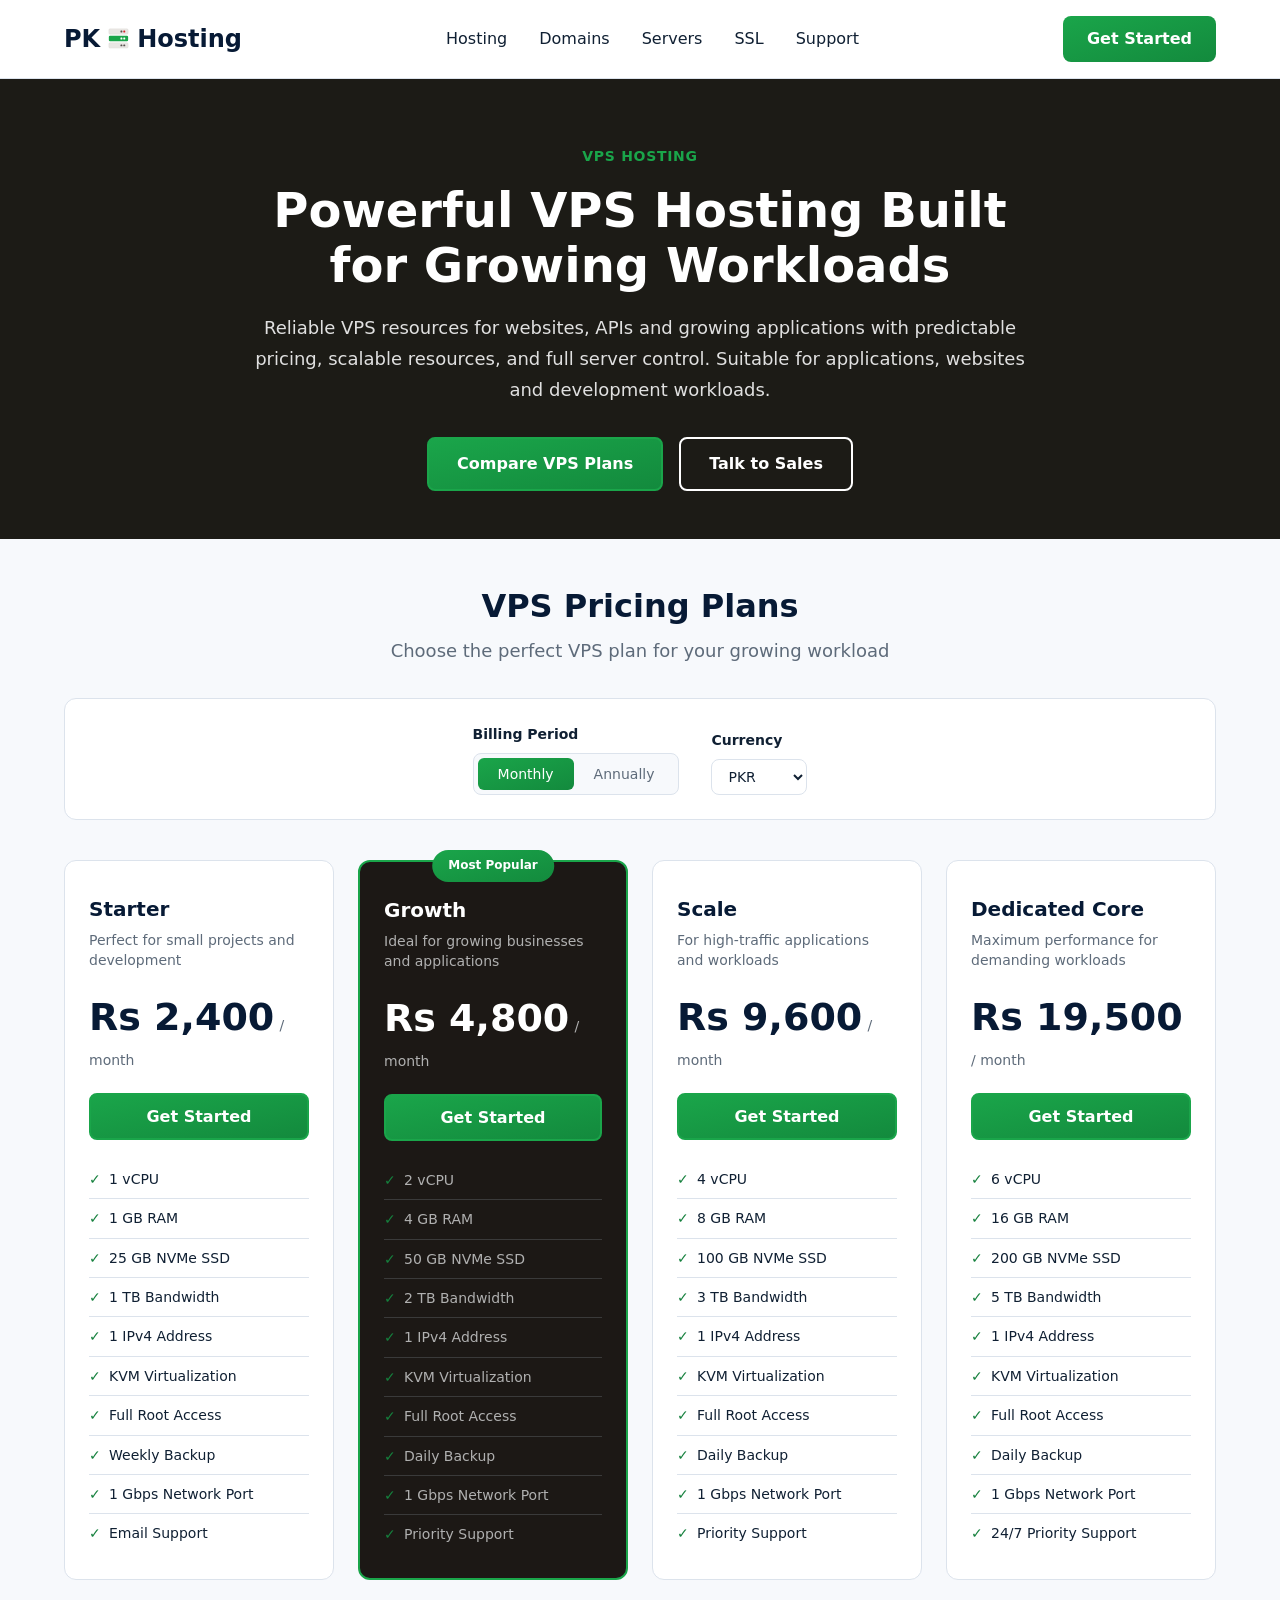
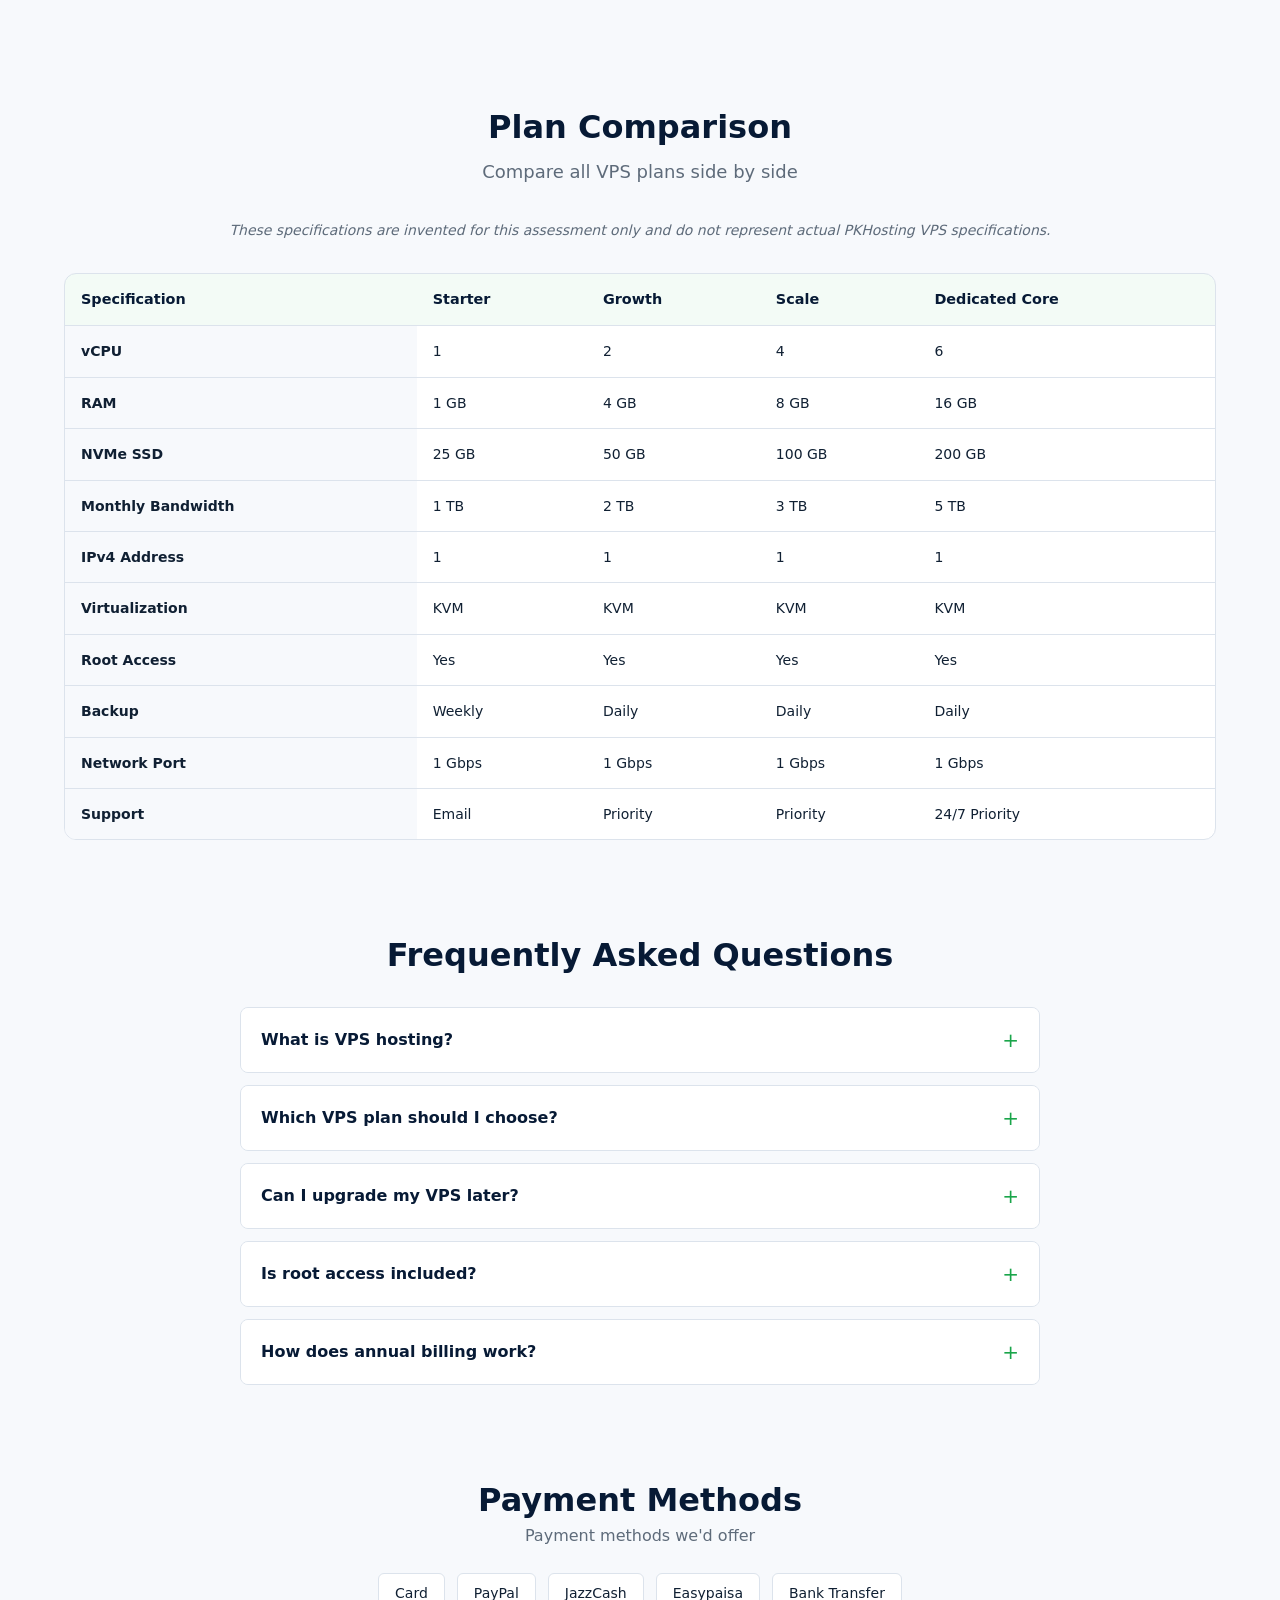
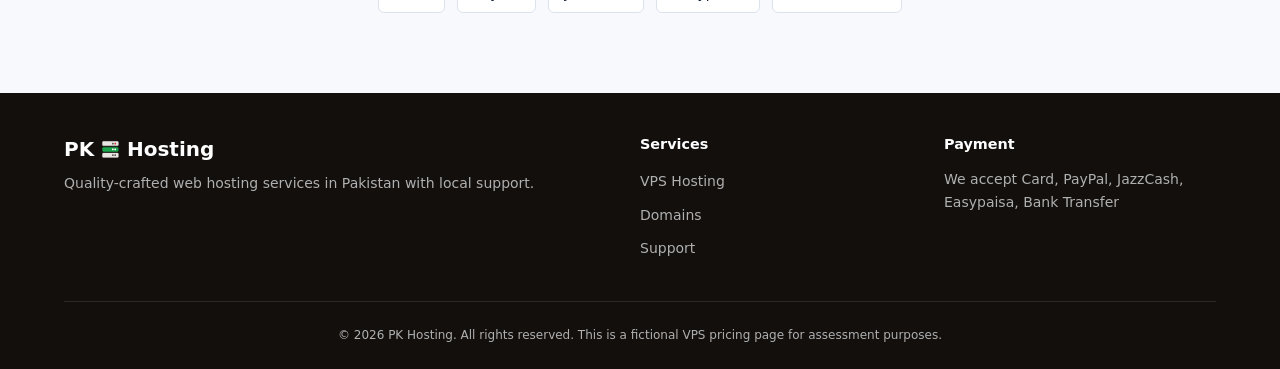
<file: index.html>
<!DOCTYPE html>
<html lang="en">
<head>
    <meta charset="UTF-8">
    <meta name="viewport" content="width=device-width, initial-scale=1.0">
    <title>PKHosting - VPS Hosting</title>
    <link rel="stylesheet" href="style.css"> 
</head>

<body>
    <!-- Price announcement for screen readers -->
    <p id="price-announcement" class="sr-only" aria-live="polite" aria-atomic="true"></p>
    
    <!-- Header / Navigation -->
    <header class="header">
        <nav class="nav container">
            <div class="nav-brand">
                <!-- logo -->
                <span class="nav-brand-logo">
                    PK 
                    <svg xmlns="http://www.w3.org/2000/svg" viewBox="0 0 44 44" class="brand-svg" aria-hidden="true">
                        <rect x="5" y="5" width="34" height="9.5" rx="2.2" fill="#e9e7e4"/>
                        <rect x="5" y="5" width="34" height="9.5" rx="2.2" fill="none" stroke="#d7d4d0" stroke-width="0.6"/>
                        <rect x="25.5" y="8" width="3.4" height="3.4" rx="0.8" fill="#57514d"/>
                        <rect x="30.5" y="8" width="3.4" height="3.4" rx="0.8" fill="#d8232a"/>
                        <rect x="5" y="17.25" width="34" height="9.5" rx="2.2" fill="#1aa54a"/>
                        <rect x="25.5" y="20.25" width="3.4" height="3.4" rx="0.8" fill="#ffffff"/>
                        <rect x="30.5" y="20.25" width="3.4" height="3.4" rx="0.8" fill="#ffffff"/>
                        <rect x="5" y="29.5" width="34" height="9.5" rx="2.2" fill="#e9e7e4"/>
                        <rect x="5" y="29.5" width="34" height="9.5" rx="2.2" fill="none" stroke="#d7d4d0" stroke-width="0.6"/>
                        <rect x="25.5" y="32.5" width="3.4" height="3.4" rx="0.8" fill="#57514d"/>
                        <rect x="30.5" y="32.5" width="3.4" height="3.4" rx="0.8" fill="#57514d"/>
                    </svg>
                    Hosting
                </span>
            </div>
            <!-- Navigation Menu -->
            <ul class="nav-menu">
                <li class="nav-item"><a href="#pricing" class="nav-link">Hosting</a></li>
                <li class="nav-item"><a href="#comparison" class="nav-link">Domains</a></li>
                <li class="nav-item"><a href="#pricing" class="nav-link">Servers</a></li>
                <li class="nav-item"><a href="#faq" class="nav-link">SSL</a></li>
                <li class="nav-item"><a href="#footer" class="nav-link">Support</a></li>
            </ul>
            <!-- Call to Action -->
            <a href="#pricing" class="nav-cta">Get Started</a>
        </nav>
    </header>

    <!-- Hero Section -->
    <section class="hero">
        <div class="container">
            <div class="hero-content">
                <span class="hero-eyebrow">VPS HOSTING</span>
                <h1 class="hero-title">Powerful VPS Hosting Built for Growing Workloads</h1>
                <p class="hero-subtitle">
                    Reliable VPS resources for websites, APIs and growing applications with predictable pricing, 
                    scalable resources, and full server control. Suitable for applications, websites and development workloads.
                </p>
                <div class="hero-actions">
                    <a href="#pricing" class="btn btn-primary">Compare VPS Plans</a>
                    <a href="#footer" class="btn btn-secondary">Talk to Sales</a>
                </div>
            </div>
        </div>
    </section>

    <!-- Pricing Section -->
    <section id="pricing" class="pricing">
        <div class="container">
            <div class="pricing-header">
                <h2 class="section-title">VPS Pricing Plans</h2>
                <p class="section-subtitle">Choose the perfect VPS plan for your growing workload</p>
            </div>
            
            <!-- Controls -->
            <div class="pricing-controls">
                <div class="billing-toggle" role="group" aria-labelledby="billing-label">
                    <span id="billing-label" class="control-label">Billing Period</span>
                    <div class="toggle-buttons">
                        <button type="button" class="toggle-btn active" data-period="monthly" aria-pressed="true">
                            Monthly
                        </button>
                        <button type="button" class="toggle-btn" data-period="annually" aria-pressed="false">
                            Annually
                        </button>
                    </div>
                </div>
                
                <div class="currency-selector">
                    <label for="currency-select" class="control-label">Currency</label>
                    <select id="currency-select" class="currency-select" aria-label="Select currency">
                        <option value="PKR" selected>PKR</option>
                        <option value="USD">USD</option>
                        <option value="GBP">GBP</option>
                    </select>
                </div>
            </div>
            
            <!-- Pricing Cards -->
            <div class="pricing-cards">
                <!-- Starter Plan -->
                <article class="pricing-card">
                    <div class="pricing-card-header">
                        <h3 class="pricing-card-title">Starter</h3>
                        <p class="pricing-card-description">Perfect for small projects and development</p>
                    </div>
                    <div class="pricing-card-price">
                        <div class="price-display" data-plan="starter">
                            <span class="price-amount">Rs 2,400</span>
                            <span class="price-period">/ month</span>
                        </div>
                        <div class="price-details" data-plan="starter" style="display: none;">
                            <div class="price-annual">
                                <span class="price-amount-annual">Rs 4,000</span>
                                <span class="price-period-annual">/ month</span>
                            </div>
                            <div class="price-billed">Rs 48,000 billed annually</div>
                            <div class="price-savings">Save Rs 9,600</div>
                        </div>
                    </div>
                    <div class="pricing-card-cta">
                        <button class="btn btn-secondary btn-full" type="button">Get Started</button>
                    </div>
                    <ul class="pricing-card-features">
                        <li class="feature-item">1 vCPU</li>
                        <li class="feature-item">1 GB RAM</li>
                        <li class="feature-item">25 GB NVMe SSD</li>
                        <li class="feature-item">1 TB Bandwidth</li>
                        <li class="feature-item">1 IPv4 Address</li>
                        <li class="feature-item">KVM Virtualization</li>
                        <li class="feature-item">Full Root Access</li>
                        <li class="feature-item">Weekly Backup</li>
                        <li class="feature-item">1 Gbps Network Port</li>
                        <li class="feature-item">Email Support</li>
                    </ul>
                </article>
                
                <!-- Growth Plan - Most Popular -->
                <article class="pricing-card pricing-card-popular">
                    <div class="pricing-card-badge">Most Popular</div>
                    <div class="pricing-card-header">
                        <h3 class="pricing-card-title">Growth</h3>
                        <p class="pricing-card-description">Ideal for growing businesses and applications</p>
                    </div>
                    <div class="pricing-card-price">
                        <div class="price-display" data-plan="growth">
                            <span class="price-amount">Rs 4,800</span>
                            <span class="price-period">/ month</span>
                        </div>
                        <div class="price-details" data-plan="growth" style="display: none;">
                            <div class="price-annual">
                                <span class="price-amount-annual">Rs 4,000</span>
                                <span class="price-period-annual">/ month</span>
                            </div>
                            <div class="price-billed">Rs 48,000 billed annually</div>
                            <div class="price-savings">Save Rs 9,600</div>
                        </div>
                    </div>
                    <div class="pricing-card-cta">
                        <button class="btn btn-primary btn-full" type="button">Get Started</button>
                    </div>
                    <ul class="pricing-card-features">
                        <li class="feature-item">2 vCPU</li>
                        <li class="feature-item">4 GB RAM</li>
                        <li class="feature-item">50 GB NVMe SSD</li>
                        <li class="feature-item">2 TB Bandwidth</li>
                        <li class="feature-item">1 IPv4 Address</li>
                        <li class="feature-item">KVM Virtualization</li>
                        <li class="feature-item">Full Root Access</li>
                        <li class="feature-item">Daily Backup</li>
                        <li class="feature-item">1 Gbps Network Port</li>
                        <li class="feature-item">Priority Support</li>
                    </ul>
                </article>
                
                <!-- Scale Plan -->
                <article class="pricing-card">
                    <div class="pricing-card-header">
                        <h3 class="pricing-card-title">Scale</h3>
                        <p class="pricing-card-description">For high-traffic applications and workloads</p>
                    </div>
                    <div class="pricing-card-price">
                        <div class="price-display" data-plan="scale">
                            <span class="price-amount">Rs 9,600</span>
                            <span class="price-period">/ month</span>
                        </div>
                        <div class="price-details" data-plan="scale" style="display: none;">
                            <div class="price-annual">
                                <span class="price-amount-annual">Rs 8,000</span>
                                <span class="price-period-annual">/ month</span>
                            </div>
                            <div class="price-billed">Rs 96,000 billed annually</div>
                            <div class="price-savings">Save Rs 19,200</div>
                        </div>
                    </div>
                    <div class="pricing-card-cta">
                        <button class="btn btn-secondary btn-full" type="button">Get Started</button>
                    </div>
                    <ul class="pricing-card-features">
                        <li class="feature-item">4 vCPU</li>
                        <li class="feature-item">8 GB RAM</li>
                        <li class="feature-item">100 GB NVMe SSD</li>
                        <li class="feature-item">3 TB Bandwidth</li>
                        <li class="feature-item">1 IPv4 Address</li>
                        <li class="feature-item">KVM Virtualization</li>
                        <li class="feature-item">Full Root Access</li>
                        <li class="feature-item">Daily Backup</li>
                        <li class="feature-item">1 Gbps Network Port</li>
                        <li class="feature-item">Priority Support</li>
                    </ul>
                </article>
                
                <!-- Dedicated Core Plan -->
                <article class="pricing-card">
                    <div class="pricing-card-header">
                        <h3 class="pricing-card-title">Dedicated Core</h3>
                        <p class="pricing-card-description">Maximum performance for demanding workloads</p>
                    </div>
                    <div class="pricing-card-price">
                        <div class="price-display" data-plan="dedicated">
                            <span class="price-amount">Rs 19,500</span>
                            <span class="price-period">/ month</span>
                        </div>
                        <div class="price-details" data-plan="dedicated" style="display: none;">
                            <div class="price-annual">
                                <span class="price-amount-annual">Rs 16,250</span>
                                <span class="price-period-annual">/ month</span>
                            </div>
                            <div class="price-billed">Rs 195,000 billed annually</div>
                            <div class="price-savings">Save Rs 39,000</div>
                        </div>
                    </div>
                    <div class="pricing-card-cta">
                        <button class="btn btn-secondary btn-full" type="button">Get Started</button>
                    </div>
                    <ul class="pricing-card-features">
                        <li class="feature-item">6 vCPU</li>
                        <li class="feature-item">16 GB RAM</li>
                        <li class="feature-item">200 GB NVMe SSD</li>
                        <li class="feature-item">5 TB Bandwidth</li>
                        <li class="feature-item">1 IPv4 Address</li>
                        <li class="feature-item">KVM Virtualization</li>
                        <li class="feature-item">Full Root Access</li>
                        <li class="feature-item">Daily Backup</li>
                        <li class="feature-item">1 Gbps Network Port</li>
                        <li class="feature-item">24/7 Priority Support</li>
                    </ul>
                </article>
            </div>
        </div>
    </section>

    <!-- Comparison Table Section -->
    <section id="comparison" class="comparison">
        <div class="container">
            <div class="comparison-header">
                <h2 class="section-title">Plan Comparison</h2>
                <p class="section-subtitle">Compare all VPS plans side by side</p>
                <p class="disclaimer">These specifications are invented for this assessment only and do not represent actual PKHosting VPS specifications.</p>
            </div>
            <div class="table-wrapper">
                <table class="comparison-table">
                    <thead>
                        <tr>
                            <th scope="col">Specification</th>
                            <th scope="col">Starter</th>
                            <th scope="col">Growth</th>
                            <th scope="col">Scale</th>
                            <th scope="col">Dedicated Core</th>
                        </tr>
                    </thead>
                    <tbody>
                        <tr>
                            <th scope="row">vCPU</th>
                            <td>1</td>
                            <td>2</td>
                            <td>4</td>
                            <td>6</td>
                        </tr>
                        <tr>
                            <th scope="row">RAM</th>
                            <td>1 GB</td>
                            <td>4 GB</td>
                            <td>8 GB</td>
                            <td>16 GB</td>
                        </tr>
                        <tr>
                            <th scope="row">NVMe SSD</th>
                            <td>25 GB</td>
                            <td>50 GB</td>
                            <td>100 GB</td>
                            <td>200 GB</td>
                        </tr>
                        <tr>
                            <th scope="row">Monthly Bandwidth</th>
                            <td>1 TB</td>
                            <td>2 TB</td>
                            <td>3 TB</td>
                            <td>5 TB</td>
                        </tr>
                        <tr>
                            <th scope="row">IPv4 Address</th>
                            <td>1</td>
                            <td>1</td>
                            <td>1</td>
                            <td>1</td>
                        </tr>
                        <tr>
                            <th scope="row">Virtualization</th>
                            <td>KVM</td>
                            <td>KVM</td>
                            <td>KVM</td>
                            <td>KVM</td>
                        </tr>
                        <tr>
                            <th scope="row">Root Access</th>
                            <td>Yes</td>
                            <td>Yes</td>
                            <td>Yes</td>
                            <td>Yes</td>
                        </tr>
                        <tr>
                            <th scope="row">Backup</th>
                            <td>Weekly</td>
                            <td>Daily</td>
                            <td>Daily</td>
                            <td>Daily</td>
                        </tr>
                        <tr>
                            <th scope="row">Network Port</th>
                            <td>1 Gbps</td>
                            <td>1 Gbps</td>
                            <td>1 Gbps</td>
                            <td>1 Gbps</td>
                        </tr>
                        <tr>
                            <th scope="row">Support</th>
                            <td>Email</td>
                            <td>Priority</td>
                            <td>Priority</td>
                            <td>24/7 Priority</td>
                        </tr>
                    </tbody>
                </table>
            </div>
        </div>
    </section>

    <!-- FAQ Section -->
    <section id="faq" class="faq">
        <div class="container">
            <div class="faq-header">
                <h2 class="section-title">Frequently Asked Questions</h2>
            </div>
            <div class="faq-list">
                <details class="faq-item">
                    <summary class="faq-question">What is VPS hosting?</summary>
                    <div class="faq-answer">
                        <p>VPS (Virtual Private Server) hosting provides dedicated resources in a virtualized environment. 
                        You get full control over your server with root access, guaranteed CPU, RAM, and storage resources.</p>
                    </div>
                </details>
                <details class="faq-item">
                    <summary class="faq-question">Which VPS plan should I choose?</summary>
                    <div class="faq-answer">
                        <p>Choose based on your needs: Starter for small projects, Growth for growing businesses, 
                        Scale for high-traffic applications, and Dedicated Core for resource-intensive workloads.</p>
                    </div>
                </details>
                <details class="faq-item">
                    <summary class="faq-question">Can I upgrade my VPS later?</summary>
                    <div class="faq-answer">
                        <p>Yes, you can upgrade your VPS plan as your needs grow. Contact our sales team to discuss 
                        upgrade options and ensure a smooth transition.</p>
                    </div>
                </details>
                <details class="faq-item">
                    <summary class="faq-question">Is root access included?</summary>
                    <div class="faq-answer">
                        <p>Yes, all our VPS plans include full root access, giving you complete control over your 
                        server environment and software installations.</p>
                    </div>
                </details>
                <details class="faq-item">
                    <summary class="faq-question">How does annual billing work?</summary>
                    <div class="faq-answer">
                        <p>With annual billing, you pay for 10 months and get 12 months of service. This gives you 
                        significant savings compared to monthly billing.</p>
                    </div>
                </details>
            </div>
        </div>
    </section>

    <!-- Payment Methods Section -->
    <section class="payment">
        <div class="container">
            <div class="payment-header">
                <h2 class="section-title">Payment Methods</h2>
                <p class="payment-subtitle">Payment methods we'd offer</p>
            </div>
            <div class="payment-methods">
                <span class="payment-chip">Card</span>
                <span class="payment-chip">PayPal</span>
                <span class="payment-chip">JazzCash</span>
                <span class="payment-chip">Easypaisa</span>
                <span class="payment-chip">Bank Transfer</span>
            </div>
        </div>
    </section>

    <!-- Footer -->
    <footer id="footer" class="footer">
        <div class="container">
            <div class="footer-content">
                <div class="footer-section">
                    <h3 class="footer-brand">
                        PK 
                        <svg xmlns="http://www.w3.org/2000/svg" viewBox="0 0 44 44" class="brand-svg-footer" aria-hidden="true">
                            <rect x="5" y="5" width="34" height="9.5" rx="2.2" fill="#e9e7e4"/>
                            <rect x="5" y="5" width="34" height="9.5" rx="2.2" fill="none" stroke="#d7d4d0" stroke-width="0.6"/>
                            <rect x="25.5" y="8" width="3.4" height="3.4" rx="0.8" fill="#57514d"/>
                            <rect x="30.5" y="8" width="3.4" height="3.4" rx="0.8" fill="#d8232a"/>
                            <rect x="5" y="17.25" width="34" height="9.5" rx="2.2" fill="#1aa54a"/>
                            <rect x="25.5" y="20.25" width="3.4" height="3.4" rx="0.8" fill="#ffffff"/>
                            <rect x="30.5" y="20.25" width="3.4" height="3.4" rx="0.8" fill="#ffffff"/>
                            <rect x="5" y="29.5" width="34" height="9.5" rx="2.2" fill="#e9e7e4"/>
                            <rect x="5" y="29.5" width="34" height="9.5" rx="2.2" fill="none" stroke="#d7d4d0" stroke-width="0.6"/>
                            <rect x="25.5" y="32.5" width="3.4" height="3.4" rx="0.8" fill="#57514d"/>
                            <rect x="30.5" y="32.5" width="3.4" height="3.4" rx="0.8" fill="#57514d"/>
                        </svg>
                        Hosting
                    </h3>
                    <p class="footer-description">Quality-crafted web hosting services in Pakistan with local support.</p>
                </div>
                <div class="footer-section">
                    <h4 class="footer-heading">Services</h4>
                    <ul class="footer-links">
                        <li><a href="#pricing">VPS Hosting</a></li>
                        <li><a href="#comparison">Domains</a></li>
                        <li><a href="#footer">Support</a></li>
                    </ul>
                </div>
                <div class="footer-section">
                    <h4 class="footer-heading">Payment</h4>
                    <p class="footer-payment">We accept Card, PayPal, JazzCash, Easypaisa, Bank Transfer</p>
                </div>
            </div>
            <div class="footer-bottom">
                <p class="footer-copyright">© 2026 PK Hosting. All rights reserved. This is a fictional VPS pricing page for assessment purposes.</p>
            </div>
        </div>
    </footer>

    <script src="app.js"></script>
</body>
</html>
</file>
<file: style.css>
/* PKHosting VPS Pricing - TechAbout Assessment */
/* CSS Reset and Base Styles */
* {
    margin: 0;
    padding: 0;
    box-sizing: border-box;
}

:root {
    --color-primary-light: #EAF2FF;
    
    --color-navy: #071A35;
    --color-navy-soft: #102B4E;
    
    --color-background: #F7F9FC;
    --color-surface: #FFFFFF;
    
    --color-text: #102033;
    --color-text-muted: #5E6B7A;
    
    --color-border: #DCE3EC;
    
    --color-success: #15803D;
    --color-success-bg: #EAF8EF;
}

html {
    scroll-behavior: smooth;
}

body {
    font-family: Inter, ui-sans-serif, system-ui, -apple-system, BlinkMacSystemFont, "Segoe UI", Roboto, Helvetica, Arial, sans-serif;
    background-color: var(--color-background);
    color: var(--color-text);
    line-height: 1.6;
    font-size: 16px;
}

/* Screen reader only class */
.sr-only {
    position: absolute;
    width: 1px;
    height: 1px;
    padding: 0;
    margin: -1px;
    overflow: hidden;
    clip: rect(0, 0, 0, 0);
    white-space: nowrap;
    border-width: 0;
}

/* Container */
.container {
    max-width: 1200px;
    margin: 0 auto;
    padding: 0 24px;
}

/* Header */
.header {
    background-color: var(--color-surface);
    border-bottom: 1px solid var(--color-border);
    position: sticky;
    top: 0;
    z-index: 100;
}

.nav {
    display: flex;
    align-items: center;
    justify-content: space-between;
    padding-top: 1rem;
    padding-bottom: 1rem;
    flex-wrap: wrap;
    gap: 1rem;
}

.nav-brand-logo {
    font-size: 1.5rem;
    font-weight: 700;
    color: var(--color-navy);
    display: flex;
    align-items: center;
    gap: 0.375rem;
}

.brand-svg {
    height: 1.04em;
    width: 1.04em;
    flex-shrink: 0;
}

.nav-menu {
    display: flex;
    list-style: none;
    gap: 2rem;
    flex-wrap: wrap;
}

.nav-link {
    text-decoration: none;
    color: var(--color-text);
    font-weight: 500;
    transition: color 0.2s ease;
}

.nav-link:hover,
.nav-link:focus {
    color: rgb(26, 165, 74);
}

.nav-cta {
    background: linear-gradient(to right bottom in oklab, rgb(26, 165, 74) 0px, rgb(19, 138, 61) 100%);
    color: white;
    padding: 0.625rem 1.5rem;
    text-decoration: none;
    border-radius: 8px;
    font-weight: 600;
    transition: background 0.2s ease;
    border: none;
}

.nav-cta:hover {
    background: linear-gradient(to right bottom in oklab, rgb(22, 145, 64) 0px, rgb(16, 120, 53) 100%);
}

.nav-cta:focus-visible {
    outline: 2px solid white;
    outline-offset: 2px;
}

/* Buttons */
.btn {
    display: inline-block;
    padding: 0.75rem 1.75rem;
    text-decoration: none;
    border-radius: 8px;
    font-weight: 600;
    font-size: 1rem;
    border: 2px solid transparent;
    cursor: pointer;
    font-family: inherit;
    transition: all 0.2s ease;
    text-align: center;
}

.btn-primary {
    background: linear-gradient(to right bottom in oklab, rgb(26, 165, 74) 0px, rgb(19, 138, 61) 100%);
    color: white;
    border-color: rgb(26, 165, 74);
}

.btn-primary:hover {
    background: linear-gradient(to right bottom in oklab, rgb(22, 145, 64) 0px, rgb(16, 120, 53) 100%);
    border-color: rgb(22, 145, 64);
}

.btn-primary:focus-visible {
    outline: 2px solid white;
    outline-offset: 2px;
}

.btn-secondary {
    background-color: var(--color-surface);
    color: rgb(26, 165, 74);
    border-color: rgb(26, 165, 74);
}

.btn-secondary:hover {
    background-color: rgba(26, 165, 74, 0.05);
}

.pricing-card:not(.pricing-card-popular) .btn-secondary {
    background: linear-gradient(to right bottom in oklab, rgb(26, 165, 74) 0px, rgb(19, 138, 61) 100%);
    color: white;
    border-color: rgb(26, 165, 74);
}

.pricing-card:not(.pricing-card-popular) .btn-secondary:hover {
    background: linear-gradient(to right bottom in oklab, rgb(22, 145, 64) 0px, rgb(16, 120, 53) 100%);
    border-color: rgb(22, 145, 64);
}

.hero .btn-secondary {
    background-color: transparent;
    color: white;
    border-color: white;
}

.hero .btn-secondary:hover {
    background-color: rgba(255, 255, 255, 0.1);
}

.hero .btn-secondary:focus-visible {
    outline: 2px solid white;
    outline-offset: 2px;
}

.btn-secondary:focus-visible {
    outline: 2px solid rgb(26, 165, 74);
    outline-offset: 2px;
}

.btn-full {
    width: 100%;
}

/* Hero Section */
.hero {
    padding: 4rem 0 3rem;
    background-color: #1C1B16;
}

.hero-content {
    max-width: 800px;
    text-align: center;
    margin: 0 auto;
}

.hero-eyebrow {
    display: inline-block;
    color: rgb(26, 165, 74);
    font-weight: 600;
    font-size: 0.875rem;
    letter-spacing: 0.05em;
    margin-bottom: 1rem;
}

.hero-title {
    font-size: 48px;
    font-weight: 800;
    line-height: 1.15;
    color: white;
    margin-bottom: 1.25rem;
}

.hero-subtitle {
    font-size: 1.125rem;
    color: #e0e0e0;
    line-height: 1.7;
    margin-bottom: 2rem;
}

.hero-actions {
    display: flex;
    gap: 1rem;
    justify-content: center;
    flex-wrap: wrap;
}

/* Sections */
.pricing,
.comparison,
.faq,
.payment {
    padding: 3rem 0;
}

.section-title {
    font-size: 32px;
    font-weight: 700;
    color: var(--color-navy);
    text-align: center;
    margin-bottom: 0.75rem;
    line-height: 1.2;
}

.section-subtitle {
    font-size: 1.125rem;
    color: var(--color-text-muted);
    text-align: center;
    margin-bottom: 2rem;
}

/* Pricing Header */
.pricing-header {
    margin-bottom: 2rem;
}

/* Pricing Controls */
.pricing-controls {
    display: flex;
    gap: 2rem;
    align-items: flex-end;
    justify-content: center;
    margin-bottom: 2.5rem;
    flex-wrap: wrap;
    background-color: var(--color-surface);
    padding: 1.5rem;
    border-radius: 12px;
    border: 1px solid var(--color-border);
}

.control-label {
    display: block;
    font-weight: 600;
    margin-bottom: 0.5rem;
    color: var(--color-text);
    font-size: 0.875rem;
}

.toggle-buttons {
    display: flex;
    background-color: var(--color-background);
    border-radius: 8px;
    padding: 4px;
    border: 1px solid var(--color-border);
}

.toggle-btn {
    padding: 0.5rem 1.25rem;
    background: transparent;
    border: none;
    border-radius: 6px;
    cursor: pointer;
    font-family: inherit;
    font-size: 0.875rem;
    font-weight: 500;
    color: var(--color-text-muted);
    transition: all 0.2s ease;
}

.toggle-btn.active {
    background: linear-gradient(to right bottom in oklab, rgb(26, 165, 74) 0px, rgb(19, 138, 61) 100%);
    color: white;
}

.toggle-btn:hover:not(.active) {
    background-color: rgba(0, 0, 0, 0.05);
    color: var(--color-text);
}

.toggle-btn:focus-visible {
    outline: 2px solid var(--color-focus);
    outline-offset: 2px;
}

.currency-select {
    padding: 0.5rem 2rem 0.5rem 0.75rem;
    border: 1px solid var(--color-border);
    border-radius: 8px;
    font-family: inherit;
    font-size: 0.875rem;
    background-color: var(--color-surface);
    color: var(--color-text);
    cursor: pointer;
}

.currency-select:focus-visible {
    outline: 2px solid var(--color-focus);
    outline-offset: 2px;
}

/* Pricing Cards */
.pricing-cards {
    display: grid;
    grid-template-columns: repeat(4, 1fr);
    gap: 1.5rem;
    margin-bottom: 2rem;
}

.pricing-card {
    background-color: var(--color-surface);
    border: 1px solid var(--color-border);
    border-radius: 12px;
    padding: 1.5rem;
    position: relative;
    transition: box-shadow 0.2s ease;
    display: flex;
    flex-direction: column;
}

.pricing-card:hover {
    box-shadow: 0 4px 12px rgba(7, 26, 53, 0.08);
}

.pricing-card-popular {
    background-color: #1C1815;
    border-color: rgb(26, 165, 74);
    border-width: 2px;
}

.pricing-card-popular .pricing-card-title {
    color: white;
}

.pricing-card-popular .pricing-card-description {
    color: #b0b0b0;
}

.pricing-card-popular .price-amount,
.pricing-card-popular .price-amount-annual {
    color: white;
}

.pricing-card-popular .price-period,
.pricing-card-popular .price-period-annual,
.pricing-card-popular .price-billed {
    color: #b0b0b0;
}

.pricing-card-popular .feature-item {
    color: #b0b0b0;
    border-bottom-color: #3a3a3a;
}

.pricing-card-badge {
    position: absolute;
    top: -12px;
    left: 50%;
    transform: translateX(-50%);
    background: linear-gradient(to right bottom in oklab, rgb(26, 165, 74) 0px, rgb(19, 138, 61) 100%);
    color: white;
    padding: 0.375rem 1rem;
    border-radius: 20px;
    font-size: 0.75rem;
    font-weight: 600;
}

.pricing-card-header {
    margin-bottom: 1rem;
    padding-top: 0.5rem;
}

.pricing-card-title {
    font-size: 20px;
    font-weight: 700;
    color: var(--color-navy);
    margin-bottom: 0.375rem;
}

.pricing-card-description {
    color: var(--color-text-muted);
    font-size: 0.875rem;
    line-height: 1.4;
}

.pricing-card-price {
    margin-bottom: 1.25rem;
    min-height: 80px;
}

.price-amount {
    font-size: 38px;
    font-weight: 800;
    color: var(--color-navy);
}

.price-period {
    color: var(--color-text-muted);
    font-size: 0.875rem;
}

.price-amount-annual {
    font-size: 28px;
    font-weight: 700;
    color: var(--color-navy);
}

.price-period-annual {
    color: var(--color-text-muted);
    font-size: 0.875rem;
}

.price-billed {
    color: var(--color-text-muted);
    font-size: 0.75rem;
    margin-top: 0.25rem;
}

.price-savings {
    color: var(--color-success);
    font-weight: 600;
    font-size: 0.875rem;
    margin-top: 0.375rem;
    background-color: var(--color-success-bg);
    padding: 0.25rem 0.5rem;
    border-radius: 4px;
    display: inline-block;
}

.pricing-card-cta {
    margin-bottom: 1.25rem;
}

.pricing-card-features {
    list-style: none;
    flex-grow: 1;
}

.feature-item {
    padding: 0.5rem 0;
    color: var(--color-text);
    font-size: 0.875rem;
    border-bottom: 1px solid var(--color-border);
    position: relative;
    padding-left: 1.25rem;
}

.feature-item:last-child {
    border-bottom: none;
}

.feature-item::before {
    content: "✓";
    position: absolute;
    left: 0;
    color: var(--color-success);
    font-weight: 600;
}

/* Comparison Table */
.comparison-header {
    margin-bottom: 2rem;
}

.disclaimer {
    text-align: center;
    color: var(--color-text-muted);
    font-size: 0.875rem;
    font-style: italic;
    margin-top: 0.5rem;
}

.table-wrapper {
    overflow-x: auto;
    max-width: 100%;
    background-color: var(--color-surface);
    border-radius: 12px;
    border: 1px solid var(--color-border);
}

.comparison-table {
    width: 100%;
    border-collapse: collapse;
    min-width: 600px;
}

.comparison-table thead {
    background-color: rgba(26, 165, 74, 0.05);
}

.comparison-table th,
.comparison-table td {
    padding: 0.875rem 1rem;
    text-align: left;
    border-bottom: 1px solid var(--color-border);
}

.comparison-table th {
    font-weight: 600;
    color: var(--color-navy);
    font-size: 0.875rem;
}

.comparison-table thead th {
    font-size: 0.9rem;
    font-weight: 700;
}

.comparison-table tbody th {
    background-color: var(--color-background);
    font-weight: 600;
    color: var(--color-text);
}

.comparison-table tbody tr:last-child th,
.comparison-table tbody tr:last-child td {
    border-bottom: none;
}

.comparison-table td {
    color: var(--color-text);
    font-size: 0.875rem;
}

/* FAQ */
.faq-header {
    margin-bottom: 2rem;
}

.faq-list {
    max-width: 800px;
    margin: 0 auto;
    display: flex;
    flex-direction: column;
    gap: 0.75rem;
}

.faq-item {
    background-color: var(--color-surface);
    border: 1px solid var(--color-border);
    border-radius: 8px;
    overflow: hidden;
}

.faq-question {
    padding: 1rem 1.25rem;
    cursor: pointer;
    font-weight: 600;
    color: var(--color-navy);
    background-color: var(--color-surface);
    list-style: none;
    display: flex;
    justify-content: space-between;
    align-items: center;
    transition: background-color 0.2s ease;
}

.faq-question::-webkit-details-marker {
    display: none;
}

.faq-question::after {
    content: "+";
    font-size: 1.25rem;
    font-weight: 400;
    color: rgb(26, 165, 74);
}

.faq-item[open] .faq-question::after {
    content: "-";
}

.faq-question:hover {
    background-color: rgba(26, 165, 74, 0.05);
}

.faq-question:focus-visible {
    outline: 2px solid var(--color-focus);
    outline-offset: -2px;
}

.faq-answer {
    padding: 0 1.25rem 1rem;
    color: var(--color-text);
    line-height: 1.6;
}

/* Payment */
.payment-header {
    margin-bottom: 1.5rem;
}

.payment-subtitle {
    text-align: center;
    color: var(--color-text-muted);
    margin-top: -0.5rem;
    margin-bottom: 1.5rem;
}

.payment-methods {
    display: flex;
    gap: 0.75rem;
    flex-wrap: wrap;
    justify-content: center;
    max-width: 600px;
    margin: 0 auto;
}

.payment-chip {
    background-color: var(--color-surface);
    border: 1px solid var(--color-border);
    padding: 0.5rem 1rem;
    border-radius: 6px;
    font-size: 0.875rem;
    color: var(--color-text);
}

/* Footer */
.footer {
    background-color: #120F0D;
    color: white;
    padding: 2.5rem 0 1.5rem;
    margin-top: 2rem;
}

.footer-content {
    display: grid;
    grid-template-columns: 2fr 1fr 1fr;
    gap: 2rem;
    margin-bottom: 2rem;
}

.footer-brand {
    font-size: 1.25rem;
    font-weight: 700;
    margin-bottom: 0.5rem;
    color: white;
    display: flex;
    align-items: center;
    gap: 0.375rem;
}

.brand-svg-footer {
    height: 1.04em;
    width: 1.04em;
    flex-shrink: 0;
}

.footer-description {
    color: #b0b0b0;
    font-size: 0.875rem;
    line-height: 1.5;
}

.footer-heading {
    font-size: 0.9rem;
    font-weight: 600;
    margin-bottom: 0.75rem;
    color: white;
}

.footer-links {
    list-style: none;
}

.footer-links li {
    margin-bottom: 0.5rem;
}

.footer-links a {
    color: #b0b0b0;
    text-decoration: none;
    font-size: 0.875rem;
    transition: color 0.2s ease;
}

.footer-links a:hover,
.footer-links a:focus {
    color: white;
}

.footer-links a:focus-visible {
    outline: 2px solid var(--color-focus);
    outline-offset: 2px;
    border-radius: 4px;
}

.footer-payment {
    color: #b0b0b0;
    font-size: 0.875rem;
}

.footer-bottom {
    padding-top: 1.5rem;
    border-top: 1px solid #2a2a2a;
    text-align: center;
}

.footer-copyright {
    color: #b0b0b0;
    font-size: 0.75rem;
}

/* Responsive Design */

/* Desktop - 1440px and above is fine with max-width 1200px */
@media (max-width: 1024px) {
    .pricing-cards {
        grid-template-columns: repeat(2, 1fr);
    }
}

/* Tablet - 768px */
@media (max-width: 768px) {
    .container {
        padding: 0 20px;
    }
    
    .nav {
        flex-direction: column;
        align-items: flex-start;
        gap: 0.75rem;
    }
    
    .nav-brand {
        width: 100%;
    }
    
    .nav-menu {
        gap: 0.75rem 1.25rem;
        width: 100%;
        justify-content: flex-start;
        flex-wrap: wrap;
    }
    
    .nav-cta {
        align-self: flex-start;
    }
    
    .hero-title {
        font-size: 34px;
    }
    
    .hero-subtitle {
        font-size: 1rem;
    }
    
    .section-title {
        font-size: 28px;
    }
    
    .pricing-cards {
        grid-template-columns: 1fr;
    }
    
    .pricing-controls {
        flex-direction: column;
        align-items: stretch;
        width: 100%;
    }
    
    .billing-toggle,
    .currency-selector {
        width: 100%;
    }
    
    .toggle-buttons {
        width: 100%;
    }
    
    .toggle-btn {
        flex: 1;
    }
    
    .currency-select {
        width: 100%;
    }
    
    .footer-content {
        grid-template-columns: 1fr;
        gap: 1.5rem;
    }
}

/* Mobile - 360px */
@media (max-width: 480px) {
    .container {
        padding: 0 16px;
    }
    
    .nav-brand-logo {
        font-size: 1.25rem;
    }
    
    .brand-svg {
        height: 0.95em;
        width: 0.95em;
    }
    
    .nav-menu {
        gap: 0.375rem 0.875rem;
    }
    
    .nav-link {
        font-size: 0.9rem;
    }
    
    .nav-cta {
        font-size: 0.9rem;
        padding: 0.5rem 1.25rem;
    }
    
    .hero {
        padding: 3rem 0 2rem;
    }
    
    .hero-title {
        font-size: 28px;
    }
    
    .hero-actions {
        flex-direction: column;
        width: 100%;
    }
    
    .hero-actions .btn {
        width: 100%;
    }
    
    .section-title {
        font-size: 24px;
    }
    
    .pricing-card {
        padding: 1.25rem;
    }
    
    .price-amount {
        font-size: 32px;
    }
    
    .price-amount-annual {
        font-size: 24px;
    }
    
    .comparison-table th,
    .comparison-table td {
        padding: 0.625rem 0.75rem;
        font-size: 0.8125rem;
    }
    
    .faq-question {
        padding: 0.875rem 1rem;
        font-size: 0.9rem;
    }
    
    .faq-answer {
        padding: 0 1rem 0.875rem;
        font-size: 0.875rem;
    }
}

/* Focus visible for all interactive elements */
button:focus-visible,
a:focus-visible,
select:focus-visible,
summary:focus-visible {
    outline: 2px solid var(--color-focus);
    outline-offset: 2px;
}
</file>
